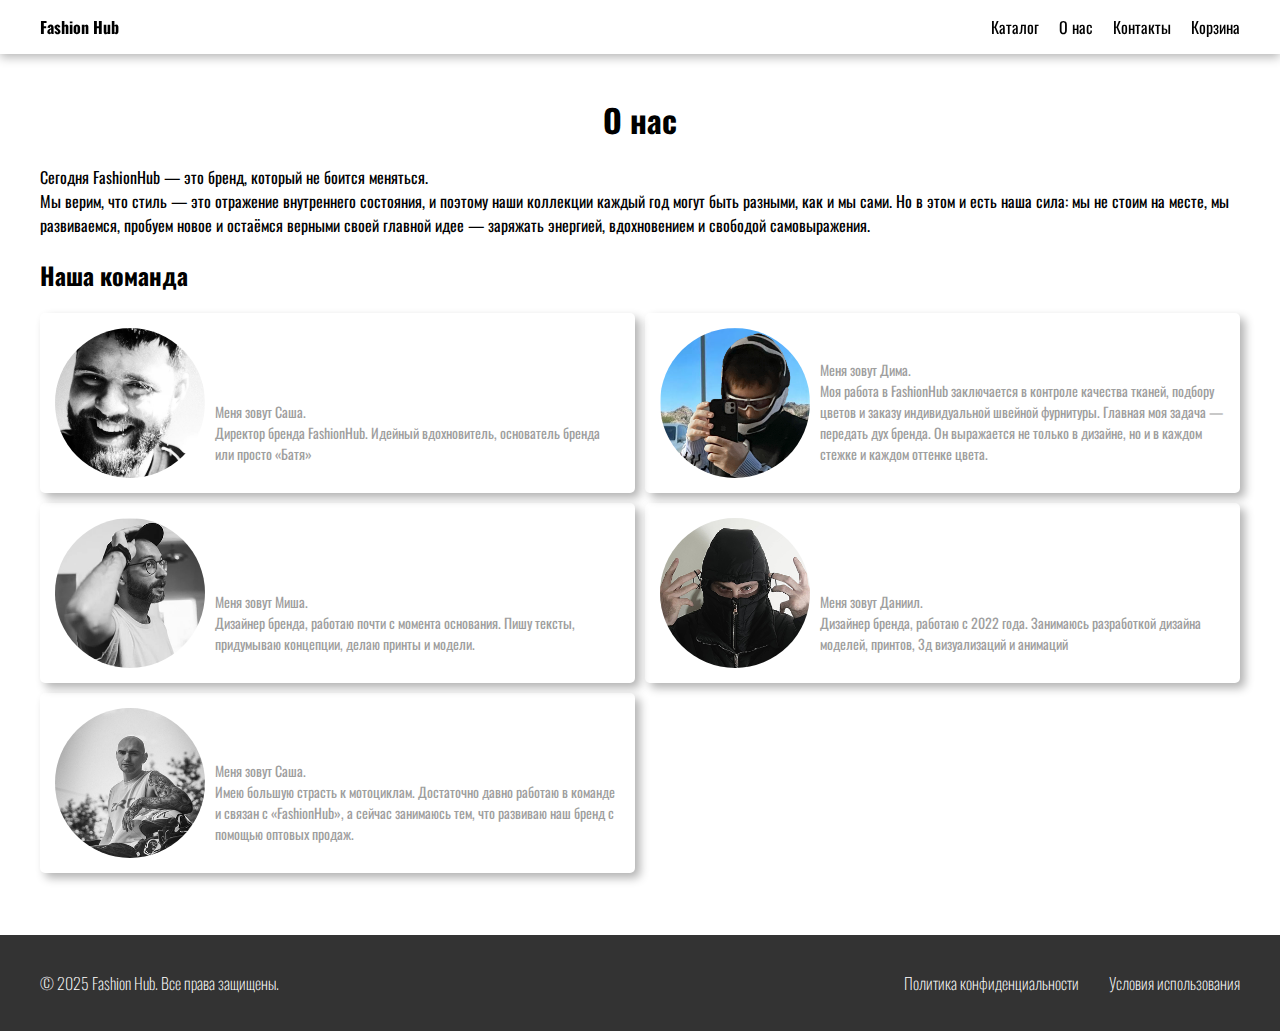
<file: about.html>
<!DOCTYPE html>
<html lang="en">

<head>
    <meta charset="UTF-8">
    <meta name="viewport" content="width=device-width, initial-scale=1.0">
    <title>Document</title>
    <link rel="stylesheet" href="style.css">
</head>

<body>
    <div class="container">
        <header>

            <nav class="navigation">
                <ul class="header_nav">
                    <li class="logo"><a href="index.html">Fashion Hub</a></li>
                    <li class="header_links"><a href="catalog.html">Каталог</a></li>
                    <li class="header_links"><a href="about.html">О нас</a></li>
                    <li class="header_links"><a href="contacts.html">Контакты</a></li>
                    <li class="header_links"><a href="cart.html">Корзина</a></li>
                </ul>
            </nav>

        </header>

        <main class="about">
            <h1 class="about_title">О нас</h1>

            <p class="about_text">Сегодня FashionHub — это бренд, который не боится меняться. <br>
                Мы верим, что стиль — это отражение внутреннего состояния, и поэтому
                наши коллекции каждый год могут быть разными, как и мы сами. Но в этом и есть наша сила: мы не стоим на
                месте, мы развиваемся, пробуем новое и остаёмся верными своей главной идее — заряжать энергией,
                вдохновением и свободой самовыражения.
            </p>

            <h2>Наша команда</h2>

            <div class="team">
                <div class="team_card">
                    <img width="150px" src="images/mask-group-1.png" alt="">
                    <p>Меня зовут Саша. <br> Директор бренда FashionHub. Идейный вдохновитель,
                        основатель бренда или просто «Батя»</p>
                </div>
                <div class="team_card">
                    <img width="150px" src="images/mask-group-2.png" alt="">
                    <p>Меня зовут Дима. <br> Моя работа в FashionHub заключается в контроле качества тканей,
                        подбору цветов и заказу индивидуальной швейной
                        фурнитуры. Главная моя задача — передать дух бренда. Он
                        выражается не только в дизайне, но и в каждом стежке и каждом оттенке цвета.</p>
                </div>
                <div class="team_card">
                    <img width="150px" src="images/mask-group-3.png" alt="">
                    <p>Меня зовут Миша. <br> Дизайнер бренда, работаю почти с момента основания. Пишу тексты, придумываю
                        концепции, делаю принты и модели.</p>
                </div>
                <div class="team_card">
                    <img width="150px" src="images/mask-group-4.png" alt="">
                    <p>Меня зовут Даниил. <br> Дизайнер бренда, работаю с 2022 года. Занимаюсь разработкой дизайна
                        моделей, принтов, 3д визуализаций и анимаций</p>
                </div>
                <div class="team_card">
                    <img width="150px" src="images/mask-group-5.png" alt="">
                    <p>Меня зовут Саша. <br> Имею большую страсть к мотоциклам. Достаточно давно работаю в команде и
                        связан с «FashionHub», а сейчас занимаюсь тем, что развиваю наш бренд с помощью оптовых продаж.
                    </p>
                </div>
            </div>
        </main>


    </div>
    <footer>
        <div class="footer_wrapper">
            <p>© 2025 Fashion Hub. Все права защищены.</p>

            <nav>
                <ul class="footer_list">
                    <li><a class="footer_links" href="">Политика конфиденциальности</a></li>
                    <li><a class="footer_links" href="">Условия использования</a></li>
                </ul>
            </nav>
        </div>
    </footer>
</body>

</html>
</file>
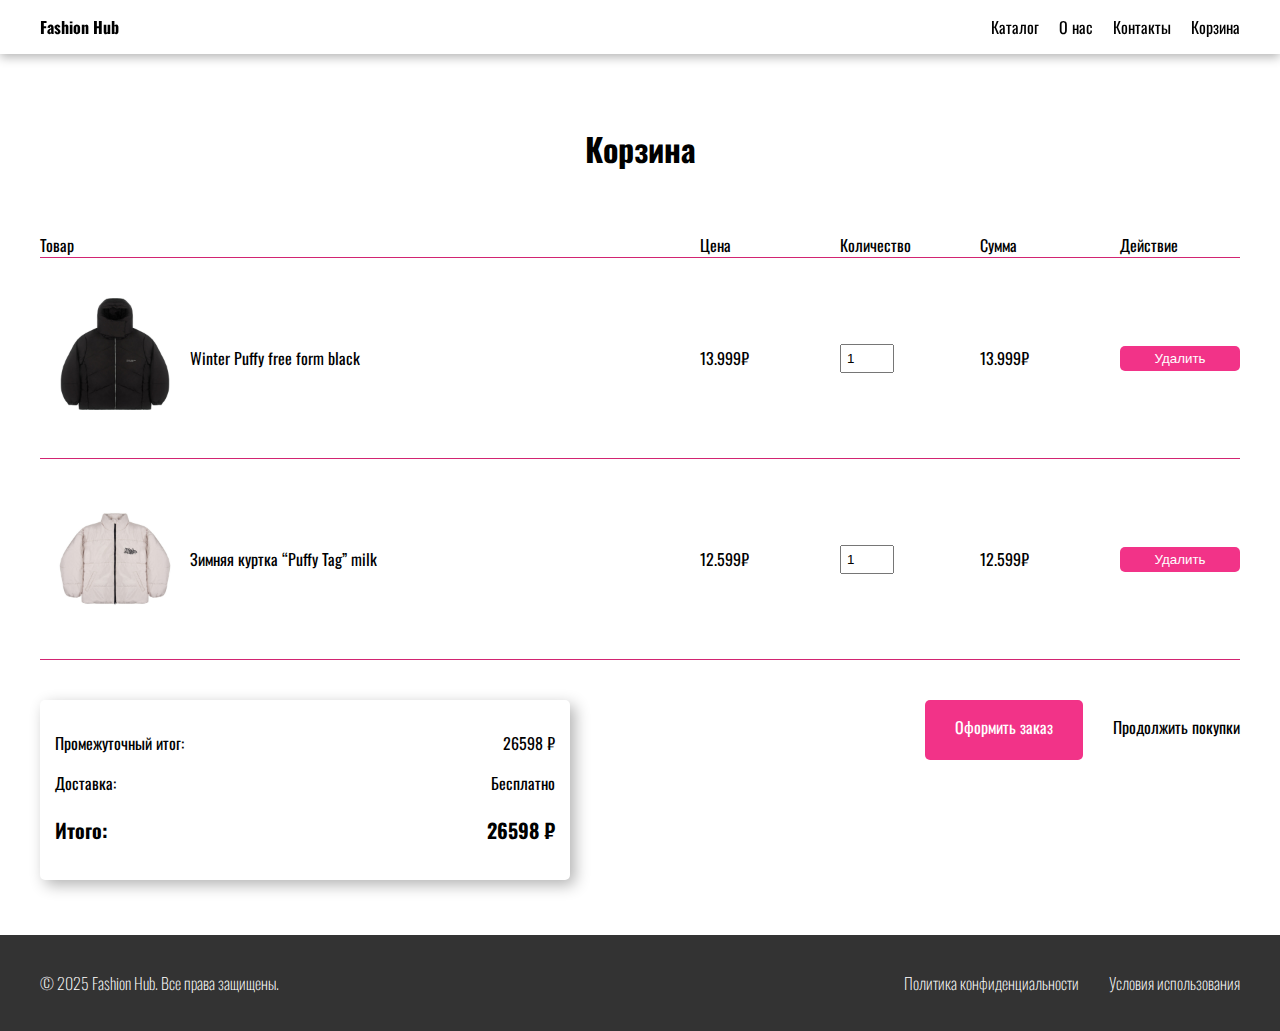
<file: cart.html>
<!DOCTYPE html>
<html lang="en">

<head>
    <meta charset="UTF-8">
    <meta name="viewport" content="width=device-width, initial-scale=1.0">
    <title>Document</title>
    <link rel="stylesheet" href="style.css">
</head>

<body>
    <div class="container">
        <header>

            <nav class="navigation">
                <ul class="header_nav">
                    <li class="logo"><a href="index.html">Fashion Hub</a></li>
                    <li class="header_links"><a href="catalog.html">Каталог</a></li>
                    <li class="header_links"><a href="about.html">О нас</a></li>
                    <li class="header_links"><a href="contacts.html">Контакты</a></li>
                    <li class="header_links"><a href="cart.html">Корзина</a></li>
                </ul>
            </nav>

        </header>

        <main>

            <h1 class="cart_title">Корзина</h1>
            <div class="cart_wrapper">
                <div class="cart_nav">
                    <span>Товар</span>
                    <span>Цена</span>
                    <span>Количество</span>
                    <span>Сумма</span>
                    <span>Действие</span>
                </div>

                <div class="cart_first">
                    <a class="cart_product" href="product.html">
                        <img width="150px" src="images/Winter Puffy free form black.jpg" alt="">
                        <span>Winter Puffy free form black</span>
                    </a>
                    <span>13.999₽</span>
                    <input type="number" value="1" min="1">
                    <span>13.999₽</span>
                    <button class="delete_btn">Удалить</button>
                </div>

                <div class="cart_first">
                    <a class="cart_product" href="product.html">
                        <img width="150px" src="images/Зимняя куртка “Puffy Tag” milk.jpg" alt="">
                        <span>Зимняя куртка “Puffy Tag” milk</span>
                    </a>
                    <span>12.599₽</span>
                    <input type="number" value="1" min="1">
                    <span>12.599₽</span>
                    <button class="delete_btn">Удалить</button>
                </div>
            </div>

            <section class="order">
                <div class="order_left">
                    <p>Промежуточный итог: <span>26598 ₽</span></p>
                    <p>Доставка: <span>Бесплатно</span></p>
                    <p class="full">Итого: <span>26598 ₽</span></p>
                </div>

                <div class="order_right">
                    <a href="checkout.html" class="left_btn">Оформить заказ</a>
                    <a href="catalog.html" class="right_btn">Продолжить покупки</a>
                </div>
            </section>
        </main>

    </div>


    <footer>
        <div class="footer_wrapper">
            <p>© 2025 Fashion Hub. Все права защищены.</p>

            <nav>
                <ul class="footer_list">
                    <li><a class="footer_links" href="">Политика конфиденциальности</a></li>
                    <li><a class="footer_links" href="">Условия использования</a></li>
                </ul>
            </nav>
        </div>
    </footer>
</body>

</html>
</file>
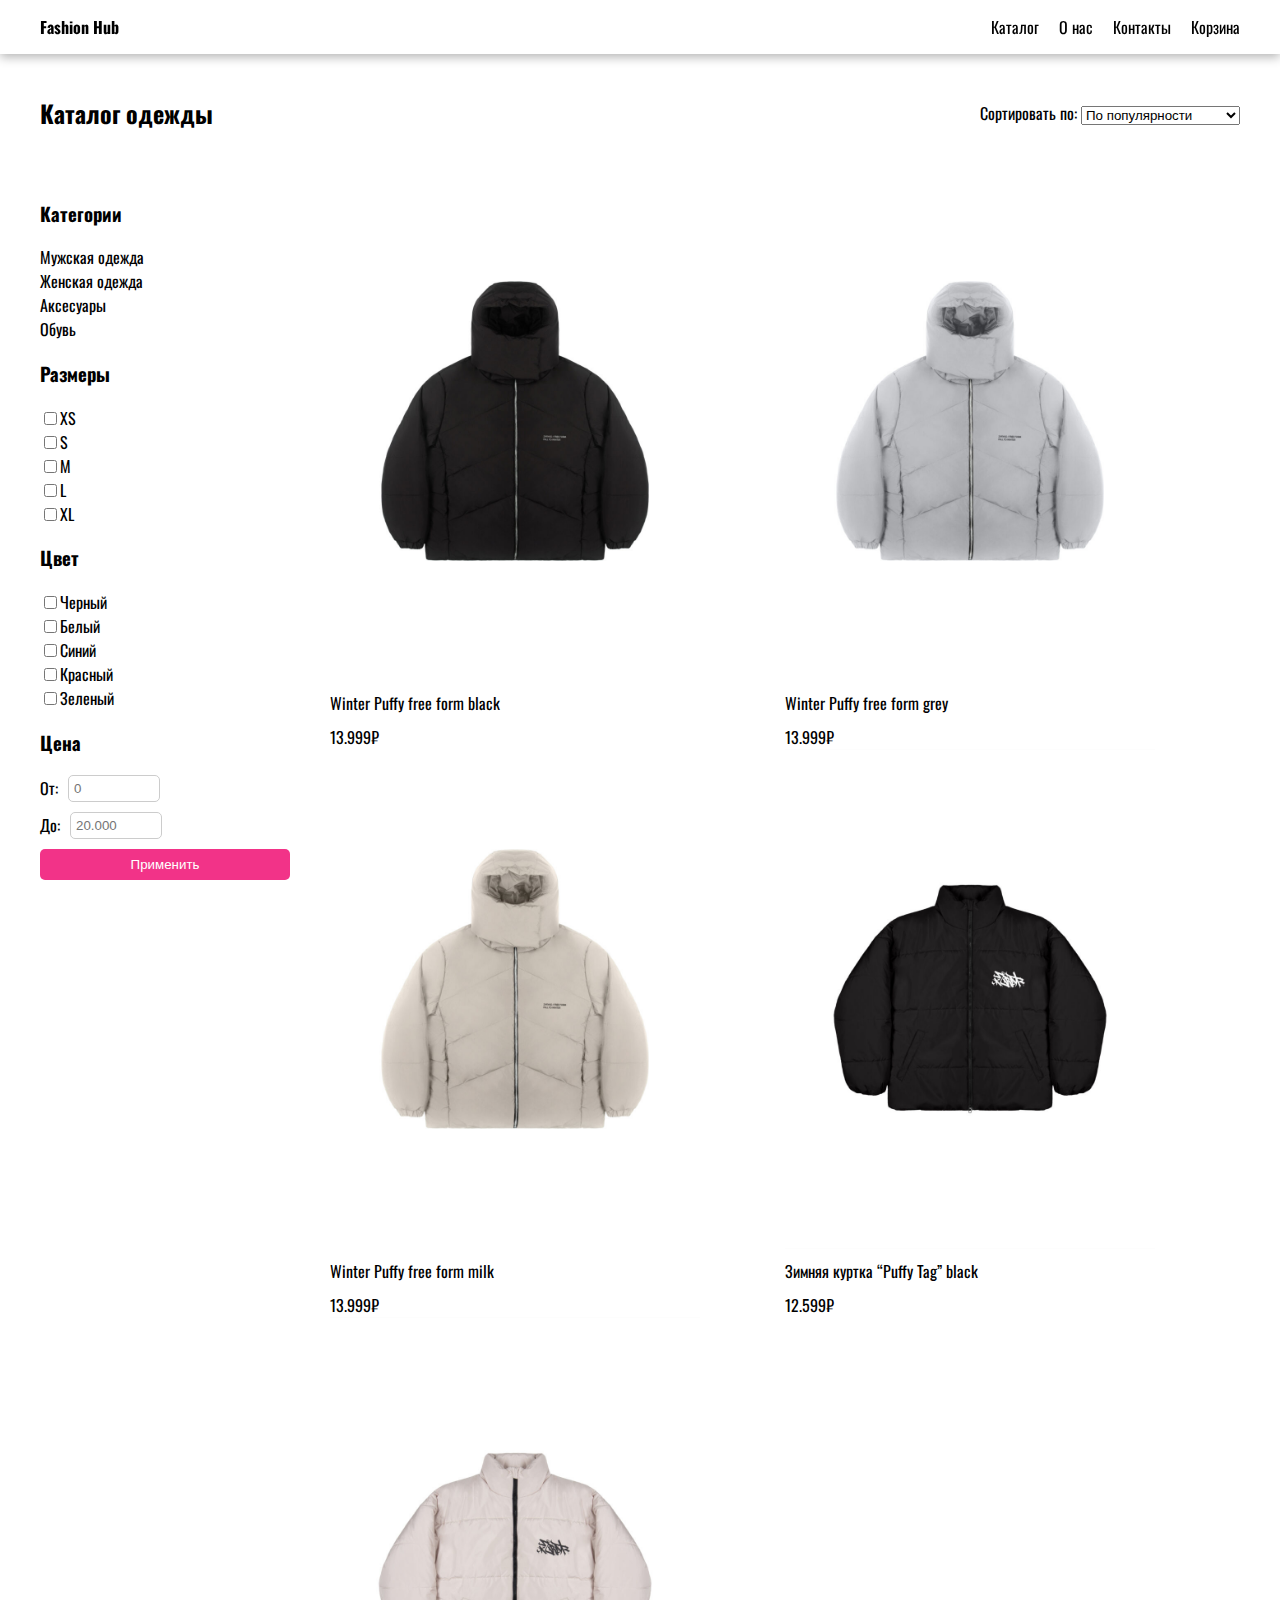
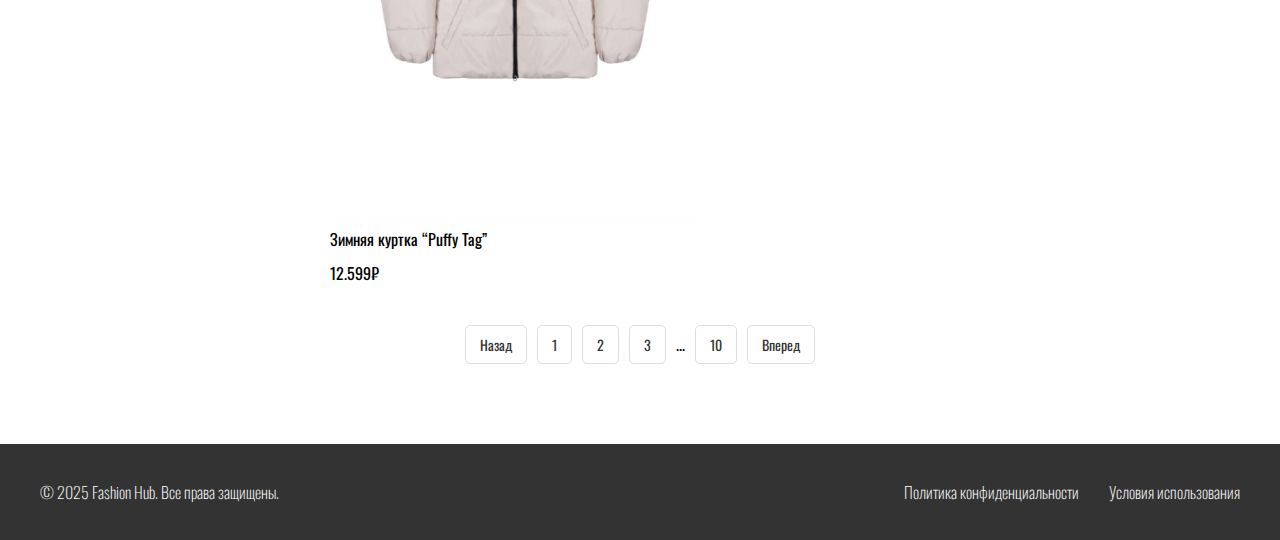
<file: catalog.html>
<!DOCTYPE html>
<html lang="en">

<head>
    <meta charset="UTF-8">
    <meta name="viewport" content="width=device-width, initial-scale=1.0">
    <title>Document</title>
    <link rel="stylesheet" href="style.css">
</head>

<body>
    <div class="container">
        <header>

            <nav class="navigation">
                <ul class="header_nav">
                    <li class="logo"><a href="index.html">Fashion Hub</a></li>
                    <li class="header_links"><a href="catalog.html">Каталог</a></li>
                    <li class="header_links"><a href="about.html">О нас</a></li>
                    <li class="header_links"><a href="contacts.html">Контакты</a></li>
                    <li class="header_links"><a href="cart.html">Корзина</a></li>
                </ul>
            </nav>

        </header>

        <main>
            <section class="catalog">

                <div class="catalog_header">
                    <h2>Каталог одежды</h2>

                    <div class="catalog_sort">
                        <label for="sort">Сортировать по:</label>
                        <select name="sort" id="sort">
                            <option value="По популярности">По популярности</option>
                            <option value="По возрастанию цены">По возрастанию цены</option>
                            <option value="По убыванию цены">По убыванию цены</option>
                        </select>
                    </div>

                </div>

                <div class="catalog_layout">

                    <aside class="filters">
                        <h3>Категории</h3>
                        <ul class="filter_list">
                            <li><a href="#">Мужская одежда</a></li>
                            <li><a href="#">Женская одежда</a></li>
                            <li><a href="#">Аксесуары</a></li>
                            <li><a href="#">Обувь</a></li>
                        </ul>

                        <h3>Размеры</h3>
                        <ul class="filter_list">
                            <li><label><input type="checkbox">XS</label></li>
                            <li><label><input type="checkbox">S</label></li>
                            <li><label><input type="checkbox">M</label></li>
                            <li><label><input type="checkbox">L</label></li>
                            <li><label><input type="checkbox">XL</label></li>
                        </ul>

                        <h3>Цвет</h3>
                        <ul class="filter_list">
                            <li><label><input type="checkbox">Черный</label></li>
                            <li><label><input type="checkbox">Белый</label></li>
                            <li><label><input type="checkbox">Синий</label></li>
                            <li><label><input type="checkbox">Красный</label></li>
                            <li><label><input type="checkbox">Зеленый</label></li>
                        </ul>

                        <h3>Цена</h3>
                        <form action="/process_form" class="price_filter">
                            <div class="price_row">
                                <label for="number">От:</label>
                                <input type="number" id="number" placeholder="0">
                            </div>

                            <div class="price_row">
                                <label for="number">До:</label>
                                <input type="number" id="number" placeholder="20.000">
                            </div>

                            <button type="submit" class="btn_filter">Применить</button>
                        </form>

                    </aside>

                    <div class="products">
                        <div class="product_card">
                            <a class="product_card_link" href="product.html">
                                <div class="product_images">
                                    <img class="front" width="400" src="images/Winter Puffy free form black.jpg" alt="">
                                    <img class="back" width="400" src="images/Winter Puffy free form black BACK.jpg"
                                        alt="">
                                </div>
                                <figcaption>Winter Puffy free form black</figcaption>
                                <span>13.999₽</span>
                            </a>
                        </div>
                        <div class="product_card">
                            <a class="product_card_link" href="product.html">
                                <div class="product_images">
                                    <img class="front" width="400" src="images/Winter Puffy free form grey.jpg" alt="">
                                    <img class="back" width="400" src="images/Winter Puffy free form grey BACK.jpg"
                                        alt="">
                                </div>
                                <figcaption>Winter Puffy free form grey</figcaption>
                                <span>13.999₽</span>
                            </a>
                        </div>
                        <div class="product_card">
                            <a class="product_card_link" href="product.html">
                                <div class="product_images">
                                    <img class="front" width="400" src="images/Winter Puffy free form milk.jpg" alt="">
                                    <img class="back" width="400" src="images/Winter Puffy free form milk BACK.jpg"
                                        alt="">
                                </div>
                                <figcaption>Winter Puffy free form milk</figcaption>
                                <span>13.999₽</span>
                            </a>
                        </div>
                        <div class="product_card">
                            <a class="product_card_link" href="product.html">
                                <div class="product_images">
                                    <img class="front" width="400" src="images/Зимняя куртка “Puffy Tag” black.jpg"
                                        alt="">
                                    <img class="back" width="400" src="images/Зимняя куртка “Puffy Tag” black BACK.jpg"
                                        alt="">
                                </div>
                                <figcaption>Зимняя куртка “Puffy Tag” black</figcaption>
                                <span>12.599₽</span>
                            </a>
                        </div>
                        <div class="product_card">
                            <a class="product_card_link" href="product.html">
                                <div class="product_images">
                                    <img class="front" width="400" src="images/Зимняя куртка “Puffy Tag” milk.jpg"
                                        alt="">
                                    <img class="back" width="400" src="images/Зимняя куртка “Puffy Tag” milk BACK.jpg"
                                        alt="">
                                </div>
                                <figcaption>Зимняя куртка “Puffy Tag”</figcaption>
                                <span>12.599₽</span>
                            </a>
                        </div>
                    </div>

                </div>

                <div class="pagination">
                    <a href="" class="page_btn">Назад</a>
                    <a href="" class="page_btn">1</a>
                    <a href="" class="page_btn">2</a>
                    <a href="" class="page_btn">3</a>
                    <span class="dots">...</span>
                    <a href="" class="page_btn">10</a>
                    <a href="" class="page_btn">Вперед</a>
                </div>

            </section>
        </main>

    </div>

    <footer>
        <div class="footer_wrapper">
            <p>© 2025 Fashion Hub. Все права защищены.</p>

            <nav>
                <ul class="footer_list">
                    <li><a class="footer_links" href="">Политика конфиденциальности</a></li>
                    <li><a class="footer_links" href="">Условия использования</a></li>
                </ul>
            </nav>
        </div>
    </footer>
</body>

</html>
</file>
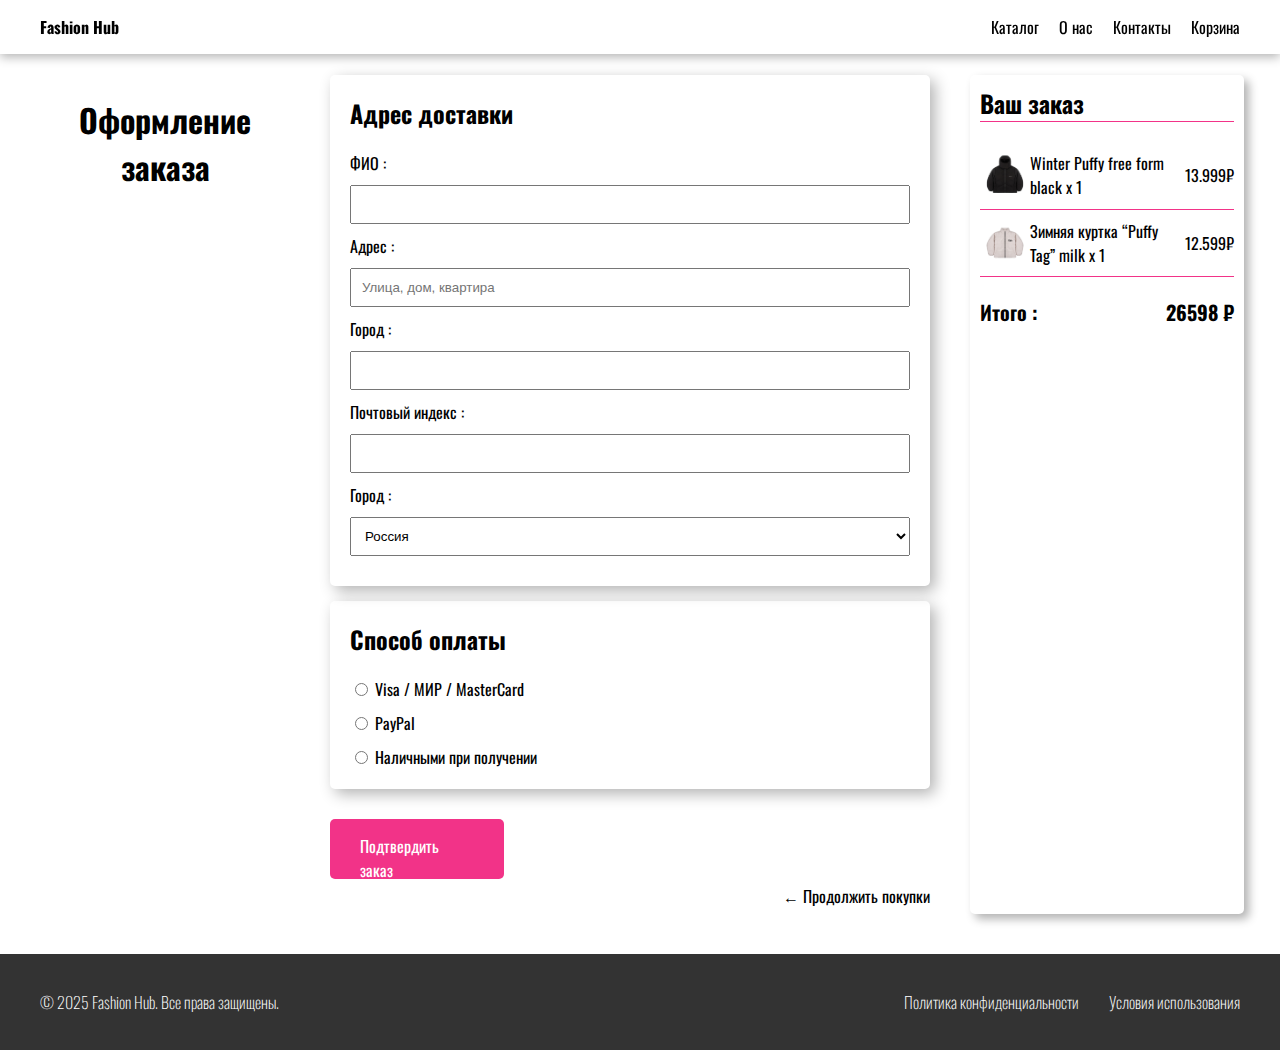
<file: checkout.html>
<!DOCTYPE html>
<html lang="en">

<head>
    <meta charset="UTF-8">
    <meta name="viewport" content="width=device-width, initial-scale=1.0">
    <title>Document</title>
    <link rel="stylesheet" href="style.css">
</head>

<body>
    <div class="container">
        <header>

            <nav class="navigation">
                <ul class="header_nav">
                    <li class="logo"><a href="index.html">Fashion Hub</a></li>
                    <li class="header_links"><a href="catalog.html">Каталог</a></li>
                    <li class="header_links"><a href="about.html">О нас</a></li>
                    <li class="header_links"><a href="contacts.html">Контакты</a></li>
                    <li class="header_links"><a href="cart.html">Корзина</a></li>
                </ul>
            </nav>

        </header>

        <main class="checkout">
            <div class="checkout_left">
                <h1 class="checkout_title">Оформление заказа</h1>
            </div>

            <div class="checkout_middle">
                <div class="address">
                    <h2 class="title_address">Адрес доставки</h2>

                    <form action="" class="form_address">
                        <div class="address_group">
                            <label for="name">ФИО :</label>
                            <input type="text" name="name" id="name">
                        </div>
                        <div class="address_group">
                            <label for="address">Адрес :</label>
                            <input type="text" name="address" id="address" placeholder="Улица, дом, квартира">
                        </div>
                        <div class="address_group">
                            <label for="city">Город :</label>
                            <input type="text" name="city" id="city">
                        </div>
                        <div class="address_group">
                            <label for="post">Почтовый индекс :</label>
                            <input type="text" name="post" id="post">
                        </div>
                        <div class="address_group">
                            <label for="country">Город :</label>
                            <select name="country" id="country">
                                <option value="russia">Россия</option>
                                <option value="belarus">Беларусь</option>
                                <option value="kazahstan">Казахстан</option>
                            </select>
                        </div>
                    </form>
                </div>

                <div class="payment">
                    <h2 class="payment_title">Способ оплаты</h2>

                    <form action="" class="payment_form">
                        <label for="card">
                            <input type="radio" name="payment" id="card">
                            Visa / МИР / MasterCard
                        </label>

                        <label for="paypal">
                            <input type="radio" name="payment" id="paypal">
                            PayPal
                        </label>

                        <label for="cash">
                            <input type="radio" name="payment" id="cash">
                            Наличными при получении
                        </label>
                    </form>
                </div>

                <div class="checkout_button">
                    <a href="checkout.html" class="checkout_btn">Подтвердить заказ</a>
                    <a href="catalog.html" class="right_btn checkout_btn_right">← Продолжить покупки</a>
                </div>
            </div>

            <div class="checkout_right">
                <h2 class="right_title">Ваш заказ</h2>

                <div class="checkout_card">
                    <a class="cart_product" href="product.html">
                        <img width="50px" src="images/Winter Puffy free form black.jpg" alt="">
                        <span>Winter Puffy free form black x 1</span>
                    </a>
                    <span>13.999₽</span>
                </div>

                <div class="checkout_card">
                    <a class="cart_product" href="product.html">
                        <img width="50px" src="images/Зимняя куртка “Puffy Tag” milk.jpg" alt="">
                        <span>Зимняя куртка “Puffy Tag” milk x 1</span>
                    </a>
                    <span>12.599₽</span>
                </div>

                <div class="checout_price">
                    <p>Итого : <span>26598 ₽</span></p>
                </div>
            </div>
        </main>


    </div>

    <footer>
        <div class="footer_wrapper">
            <p>© 2025 Fashion Hub. Все права защищены.</p>

            <nav>
                <ul class="footer_list">
                    <li><a class="footer_links" href="">Политика конфиденциальности</a></li>
                    <li><a class="footer_links" href="">Условия использования</a></li>
                </ul>
            </nav>
        </div>
    </footer>
</body>

</html>
</file>
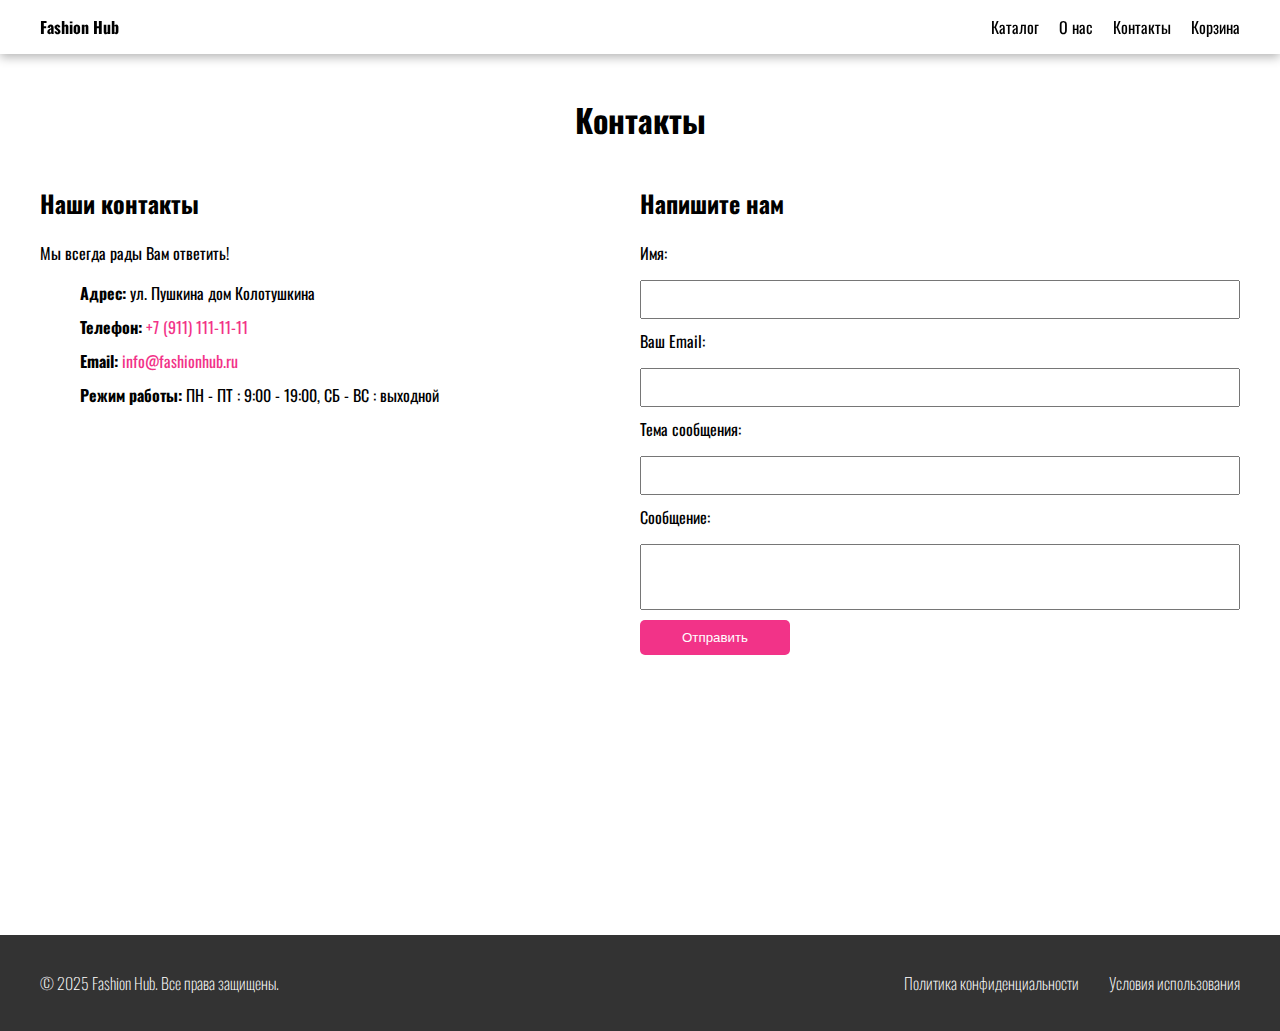
<file: contacts.html>
<!DOCTYPE html>
<html lang="en">

<head>
    <meta charset="UTF-8">
    <meta name="viewport" content="width=device-width, initial-scale=1.0">
    <title>Document</title>
    <link rel="stylesheet" href="style.css">
</head>

<body>
    <div class="container">
        <header>

            <nav class="navigation">
                <ul class="header_nav">
                    <li class="logo"><a href="index.html">Fashion Hub</a></li>
                    <li class="header_links"><a href="catalog.html">Каталог</a></li>
                    <li class="header_links"><a href="about.html">О нас</a></li>
                    <li class="header_links"><a href="contacts.html">Контакты</a></li>
                    <li class="header_links"><a href="cart.html">Корзина</a></li>
                </ul>
            </nav>

        </header>

        <main class="contacts">
            <h1 class="contacts_title">Контакты</h1>

            <div class="contacts_wrapper">
                <div class="left_contacts">
                    <h2>Наши контакты</h2>
                    <p>Мы всегда рады Вам ответить!</p>
                    <ul class="contacts_list">
                        <li><b>Адрес:</b> ул. Пушкина дом Колотушкина</li>
                        <li><b>Телефон:</b> <a class="contacts_link" href="tel:+79111111111">+7 (911) 111-11-11</a></li>
                        <li><b>Email:</b> <a class="contacts_link"
                                href="mailto:info@fashionhub.ru">info@fashionhub.ru</a></li>
                        <li><b>Режим работы:</b> ПН - ПТ : 9:00 - 19:00, СБ - ВС : выходной</li>
                    </ul>
                </div>

                <div class="right_contacts">
                    <h2>Напишите нам</h2>

                    <form action="" class="form_contacts">
                        <div class="contacts_group">
                            <label for="name">Имя:</label>
                            <input type="text" name="name" id="name">
                        </div>
                        <div class="contacts_group">
                            <label for="email">Ваш Email:</label>
                            <input type="email" name="email" id="email">
                        </div>
                        <div class="contacts_group">
                            <label for="theme">Тема сообщения:</label>
                            <input type="text" name="theme" id="theme">
                        </div>
                        <div class="contacts_group">
                            <label for="message">Сообщение:</label>
                            <textarea rows="4" name="message" id="message"></textarea>
                        </div>

                        <div class="contacts_group">
                            <input class="message_btn" type="submit" value="Отправить">
                        </div>
                    </form>
                </div>
            </div>
        </main>
    </div>
    <footer>
        <div class="footer_wrapper">
            <p>© 2025 Fashion Hub. Все права защищены.</p>

            <nav>
                <ul class="footer_list">
                    <li><a class="footer_links" href="">Политика конфиденциальности</a></li>
                    <li><a class="footer_links" href="">Условия использования</a></li>
                </ul>
            </nav>
        </div>
    </footer>
</body>

</html>
</file>
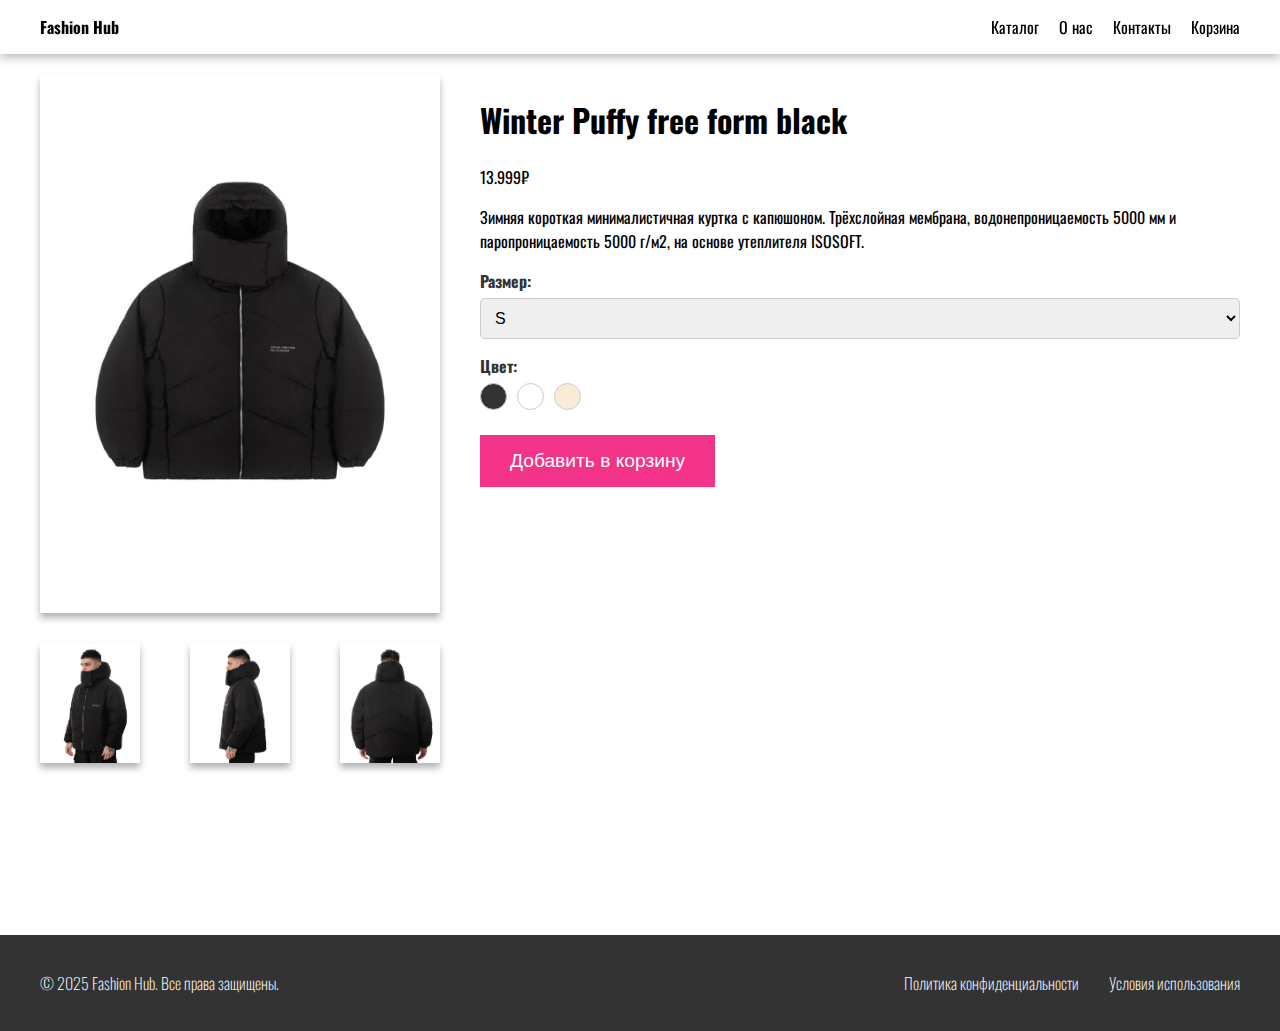
<file: product.html>
<!DOCTYPE html>
<html lang="en">

<head>
    <meta charset="UTF-8">
    <meta name="viewport" content="width=device-width, initial-scale=1.0">
    <title>Document</title>
    <link rel="stylesheet" href="style.css">
</head>

<body>
    <div class="container">
        <header>

            <nav class="navigation">
                <ul class="header_nav">
                    <li class="logo"><a href="index.html">Fashion Hub</a></li>
                    <li class="header_links"><a href="catalog.html">Каталог</a></li>
                    <li class="header_links"><a href="about.html">О нас</a></li>
                    <li class="header_links"><a href="contacts.html">Контакты</a></li>
                    <li class="header_links"><a href="cart.html">Корзина</a></li>
                </ul>
            </nav>

        </header>

        <main>
            <div class="product_details">
                <div class="details_images">
                    <div class="details_main_images">
                        <img width="400" src="images/Winter Puffy free form black.jpg" alt="">
                    </div>

                    <div class="detail_thumb_images">
                        <img width="100" height="120" src="images/d1.jpg" alt="">
                        <img width="100" height="120" src="images/d2.jpg" alt="">
                        <img width="100" height="120" src="images/d3.jpg" alt="">
                    </div>
                </div>
                <div class="details_info">
                    <h1 class="details_title">Winter Puffy free form black</h1>

                    <span>13.999₽</span>

                    <p class="details_text">Зимняя короткая минималистичная куртка с капюшоном. Трёхслойная мембрана,
                        водонепроницаемость 5000 мм и паропроницаемость 5000 г/м2, на основе утеплителя ISOSOFT.
                    </p>

                    <form class="product-details__options">
                        <div class="form-group">
                            <label for="size">Размер:</label>
                            <select id="size">
                                <option value="S">S</option>
                                <option value="M">M</option>
                                <option value="L">L</option>
                                <option value="XL">XL</option>
                            </select>
                        </div>
                        <div class="form-group">
                            <label for="color">Цвет:</label>
                            <div class="color-options">
                                <label>
                                    <input type="radio" name="color" value="коричневый">
                                    <span class="color-option color-option--black"></span>
                                </label>
                                <label>
                                    <input type="radio" name="color" value="белый">
                                    <span class="color-option color-option--white"></span>
                                </label>
                                <label>
                                    <input type="radio" name="color" value="черный">
                                    <span class="color-option color-option--milk"></span>
                                </label>
                            </div>
                        </div>
                        <button type="submit" class="button button--primary button--large">Добавить в корзину</button>
                    </form>

                </div>
            </div>
        </main>


    </div>

    <footer>
        <div class="footer_wrapper">
            <p>© 2025 Fashion Hub. Все права защищены.</p>

            <nav>
                <ul class="footer_list">
                    <li><a class="footer_links" href="">Политика конфиденциальности</a></li>
                    <li><a class="footer_links" href="">Условия использования</a></li>
                </ul>
            </nav>
        </div>
    </footer>
</body>

</html>
</file>
<file: style.css>
@import url('https://fonts.googleapis.com/css2?family=Oswald:wght@200..700&family=Roboto+Mono:ital,wght@0,100..700;1,100..700&display=swap');


html {
    height: 100%;
}

body {
    font-family: "Oswald", sans-serif;
    margin: 0;
    padding: 0;
    background-color: white;
    color: black;
    padding-top: 35px;
}

.container {
    width: 100%;
    max-width: 1200px;
    margin: 0 auto;
    padding: 0 15px;
    min-height: 100vh;
    display: flex;
    flex-direction: column;
}

/* --------------- Навигация --------------- */

.navigation {
    background: white;
    width: 100vw;
    position: fixed;
    top: 0;
    left: 50%;
    right: 50%;
    margin-left: -50vw;
    margin-right: -50vw;
    padding: 15px 0;
    box-shadow: 0 3px 10px rgba(0, 0, 0, 0.3);
    z-index: 9999;
}

.header_nav {
    max-width: 1200px;
    margin: 0 auto;
    padding: 0 15px;
    display: flex;
    align-items: center;
    list-style: none;
    gap: 20px;
}

.logo {
    margin-right: auto;
    font-weight: 700;
}

.logo a {
    text-decoration: none;
    color: black;
}

.header_links a {
    text-decoration: none;
    color: black;
}

.header_links a:hover {
    color: #f23388;
    transition: 0.3s;
}

/* --------------- Секция зимняя коллекция --------------- */

.winter_collection {
    height: 600px;
    background-color: aliceblue;
    width: 100vw;
    position: relative;
    left: 50%;
    right: 50%;
    margin-left: -50vw;
    margin-right: -50vw;
    top: 0;
}

.winter_wrapper {
    height: 600px;
    max-width: 1200px;
    margin: 0 auto;
    padding: 0 15px;
    display: flex;
    justify-content: space-between;
    align-items: center;
}

.promo_image {
    height: 400px;
    width: 600px;
}

.winter_title {
    font-size: 50px;
}

.winter_text {
    font-size: 23px;
    font-weight: 300;
    margin-bottom: 60px;
}

.winter_btn {
    text-decoration: none;
    background-color: #f23388;
    padding: 10px 20px;
    border-radius: 5px;
    color: white;
    font-size: 17px;
    transition: 0.3s ease-in-out;
}

.winter_btn:hover {
    background-color: #d22472;
}

/* --------------- Секция зимний каталог на главной --------------- */

.main_catalog_title {
    text-align: center;
}

.product_card {
    width: 370px;
}

.product_card_link {
    text-decoration: none;
    display: block;
}

.product_images {
    position: relative;
    overflow: hidden;
    width: 370px;
    height: 500px;
}

.product_images img {
    position: absolute;
    top: 0;
    left: 0;
    width: 100%;
    height: 100%;
    transition: 0.5s ease;
}

.product_card .back {
    opacity: 0;
}

.product_card:hover .back {
    opacity: 1;
}

.product_card:hover .front {
    opacity: 0;
}

.product_card figcaption, .product_card span {
    display: block;
    margin-top: 10px;
    color: black;
}

.product_card_wrapper {
    display: flex;
    flex-wrap: wrap;
    gap: 45px;
}

.winter_catalog_btn {
    display: block;
    margin: 0 auto;
    width: 100px;
    text-decoration: none;
    background-color: #f23388;
    padding: 12px 30px;
    border-radius: 5px;
    color: white;
    font-size: 17px;
    transition: 0.3s ease-in-out;
    margin-top: 40px;
    text-align: center;
}

.winter_catalog_btn:hover {
    background-color: #d22472;
}

/* --------------- Секция популярный товар --------------- */

.popular_item {
    margin-top: 50px;
}

/* --------------- Секция скидка --------------- */

.sale {
    margin-top: 50px;
    height: 600px;
    background-color: aliceblue;
    width: 100vw;
    position: relative;
    left: 50%;
    right: 50%;
    margin-left: -50vw;
    margin-right: -50vw;
    top: 0;
    display: flex;
    justify-content: center;
    align-items: center;
}

.sale_banner {
    margin: 0 auto;
    width: 875px;
    height: 317px;
    display: flex;
    justify-content: space-between;
    align-items: center;
    padding: 30px;
    box-shadow: 5px 5px 5px rgba(0, 0, 0, 0.3);
    border-radius: 5px;
    background-color: white;
}

.sale_title {
    font-size: 24px;
}

.sale_text {
    font-size: 15px;
}

.sale_form input {
    width: 65%;
    padding: 8px;
    margin-bottom: 10px;
    border: 1px solid #ccc;
    border-radius: 3px;
}

.sale_form button {
    background-color: #f23388;
    color: white;
    padding: 10px 20px;
    border: none;
    border-radius: 5px;
    cursor: pointer;
    transition: 0.3s ease-in-out;
}

.sale_form button:hover {
    background-color: #d22472;
}

/* --------------- Подвал --------------- */

footer {
    background-color: rgb(51, 51, 51);
    width: 100%;
    padding: 20px 0;
    text-align: center;
    color: white;
}

.footer_wrapper {
    display: flex;
    justify-content: space-between;
    align-items: center;
    max-width: 1200px;
    margin: 0 auto;
    color: white;
}

.footer_list {
    display: flex;
    gap: 30px;
    margin: 0;
    padding: 0;
}

.footer_list li {
    list-style: none;
}

.footer_links {
    font-weight: 200;
    text-decoration: none;
    color: white;
    transition: .3s;
}

.footer_links:hover {
    color: #f23388;
}

.footer_wrapper p {
    font-weight: 200;
}

/* --------------- Каталог --------------- */

.catalog {
    padding: 40px 0;
}

/* --------------- Каталог верх с заголовком --------------- */

.catalog_header {
    display: flex;
    justify-content: space-between;
    align-items: center;
    margin-bottom: 30px;
}

/* --------------- Каталог левая колонка с фильтрами --------------- */

.catalog_layout {
    display: grid;
    grid-template-columns: 250px 1fr;
    gap: 40px;
}

.filter_list {
    list-style: none;
    padding: 0;
    margin: 10px 0;
}

.filter_list a {
    text-decoration: none;
    color: black;
    transition: .2s;
}

.filter_list a:hover {
    color: #f23388;
}

.price_filter {
    display: flex;
    flex-direction: column;
    gap: 10px;
    margin-top: 15px;
}

.price_row {
    display: flex;
    align-items: center;
    gap: 10px;
}

.price_row input {
    width: 80px;
    padding: 5px;
    border: 1px solid #ccc;
    border-radius: 5px;
}

.btn_filter {
    background-color: #f23388;
    color: white;
    padding: 8px 10px;
    border: none;
    border-radius: 5px;
    cursor: pointer;
    transition: .3s;
}

.btn_filter:hover {
    background-color: #d22472;
}

/* --------------- Каталог карточки --------------- */

.products {
    display: grid;
    grid-template-columns: repeat(auto-fill, minmax(445px, 1fr));
}

/* --------------- Каталог пагинация --------------- */

.pagination {
    display: flex;
    justify-content: center;
    align-items: center;
    gap: 10px;
    margin: 40px 0;
}

.page_btn {
    padding: 8px 14px;
    border: 1px solid #ddd;
    text-decoration: none;
    color: #333;
    border-radius: 5px;
    transition: .3s;
    font-size: 14px;
}

.page_btn:hover {
    background-color: #f23388;
    color: white;
}

/* --------------- Продукт левая часть --------------- */

.product_details {
    padding: 40px 0;
    display: flex;
    gap: 40px;
}

.details_main_images {
    box-shadow: 0 5px 7px rgba(0, 0, 0, 0.3);
    display: block;
    width: 400px;
    margin-bottom: 30px;
}

.detail_thumb_images img {
    box-shadow: 0 5px 7px rgba(0, 0, 0, 0.3);
    width: 100px;
}

.detail_thumb_images {
    display: flex;
    gap: 50px;
}

/* --------------- Продукт правая часть --------------- */

.details_size {
    display: flex;
    flex-direction: column;
}

.product-details__options .form-group {
    margin-bottom: 15px;
}

.product-details__options label {
    display: block;
    margin-bottom: 5px;
    font-weight: bold;
    color: #333;
}

.product-details__options select {
    padding: 10px;
    border: 1px solid #ccc;
    border-radius: 5px;
    width: 100%;
    font-size: 1em;
}

.product-details__options .form-group {
    margin-bottom: 15px;
}

.product-details__options label {
    display: block;
    margin-bottom: 5px;
    font-weight: bold;
    color: #333;
}

.color-options {
    display: flex;
    gap: 10px;
    align-items: center;
}

.color-options label input[type="radio"] {
    display: none;
}

.color-option {
    display: inline-block;
    width: 25px;
    height: 25px;
    border-radius: 50%;
    cursor: pointer;
    border: 1px solid #ccc;
    transition: border-color 0.3s ease;
}

.color-options label input[type="radio"]:checked+.color-option {
    border-color: #007bff;
    box-shadow: 0 0 5px rgba(0, 123, 255, 0.5);
}

.color-option--black {
    background-color: #333;
}

.color-option--white {
    background-color: white;
}

.color-option--milk {
    background-color: antiquewhite;
}

.button--large {
    padding: 15px 30px;
    font-size: 1.2em;
}

.button--primary {
    background-color: #f23388;
    color: white;
    border: none;
    cursor: pointer;
    transition: .3s;
}

.button--primary:hover {
    background-color: #d22472;
}

/* --------------- Корзина --------------- */

.cart_wrapper {
    padding: 40px 0;
}

.cart_title {
    text-align: center;
    margin-top: 90px;
}

.cart_nav {
    display: grid;
    grid-template-columns: 1fr 120px 120px 120px 120px;
    border-bottom: 1px solid #d22472;
    align-items: center;
    gap: 20px;
}

.cart_first {
    display: grid;
    grid-template-columns: 1fr 120px 120px 120px 120px;
    border-bottom: 1px solid #d22472;
    align-items: center;
    gap: 20px;
}

.cart_product {
    display: flex;
    align-items: center;
    text-decoration: none;
    color: black;
    transition: .3s ease;
}

.cart_product:hover {
    color: #f23388;
}

.cart_first input {
    padding: 5px;
    max-width: 40px;
}

.delete_btn {
    padding: 5px;
    background-color: #f23388;
    border: none;
    border-radius: 5px;
    color: white;
    transition: .3s;
    cursor: pointer;
}

.delete_btn:hover {
    background-color: #d22472;
}

.order_left {
    padding: 15px;
    box-shadow: 5px 5px 15px rgba(0, 0, 0, 0.3);
    width: 500px;
    border-radius: 5px;
    margin-bottom: 40px;
}

.order_left p {
    display: flex;
    justify-content: space-between;
}

.full {
    font-weight: bold;
    font-size: 20px;
}

.order {
    display: flex;
    justify-content: space-between;
}

.left_btn {
    padding: 15px 30px;
    background-color: #f23388;
    text-decoration: none;
    color: white;
    border-radius: 5px;
    transition: .3s ease;
    height: 30px;
}

.left_btn:hover {
    background-color: #d22472;
}

.right_btn {
    text-decoration: none;
    color: black;
    transition: .3s ease;
    height: 30px;
}

.right_btn:hover {
    color: #f23388;
}



.order_right {
    display: inline-flex;
    justify-content: end;
    gap: 30px;
    align-items: baseline;
}

/* --------------- Страница оплаты --------------- */

.checkout {
    padding: 40px 0;
    display: grid;
    grid-template-columns: 250px 600px 1fr;
    gap: 40px;
}

.checkout_title {
    text-align: center;
}

.title_address {
    margin: 0 0 20px 0;
}

.address {
    box-shadow: 5px 5px 15px rgba(0, 0, 0, 0.3);
    border-radius: 5px;
    padding: 20px;
    margin-bottom: 15px;
}

.address_group {
    display: flex;
    flex-direction: column;
    gap: 10px;
}

.address_group input {
    padding: 10px;
    margin-bottom: 10px;
}

.address_group select {
    padding: 10px;
    margin-bottom: 10px;
}

.payment {
    box-shadow: 5px 5px 15px rgba(0, 0, 0, 0.3);
    border-radius: 5px;
    padding: 20px;
    margin-bottom: 30px;
}

.payment_title {
    margin: 0 0 20px 0;
}

.payment_form {
    display: flex;
    flex-direction: column;
    gap: 10px;
}

.checkout_button {
    display: flex;
    flex-direction: column;
    gap: 5px;
}

.checkout_btn {
    padding: 15px 30px;
    background-color: #f23388;
    text-decoration: none;
    color: white;
    border-radius: 5px;
    transition: .3s ease;
    height: 30px;
    width: 114px;
}

.checkout_btn:hover {
    background-color: #d22472;
}

.checkout_btn_right {
    align-self: flex-end;
}

.checkout_right {
    padding: 10px;
    box-shadow: 5px 5px 10px rgba(0, 0, 0, 0.3);
    border-radius: 5px;
}

.right_title {
    margin: 0 0 20px 0;
    border-bottom: 1px solid #f23388;
}

.checkout_card {
    display: grid;
    grid-template-columns: 200px 1fr;
    align-items: center;
    gap: 5px;
    border-bottom: 1px solid #f23388;
}

.checout_price p {
    display: flex;
    justify-content: space-between;
    font-weight: bold;
    font-size: 20px;
}

/* --------------- О нас --------------- */

.about {
    padding: 40px 0;
}

.about_title {
    text-align: center;
}

.team {
    display: grid;
    grid-template-columns: 1fr 1fr;
    gap: 10px;
}

.team_card {
    display: flex;
    gap: 10px;
    border-radius: 5px;
    box-shadow: 5px 5px 10px rgba(0, 0, 0, 0.3);
    padding: 15px;
}

.team_card img {
    border-radius: 50%;
}

.team_card p {
    display: flex;
    flex-direction: column;
    justify-content: flex-end;
    color: #9e9e9e;
    font-size: 14px;
}

/* --------------- Контакты --------------- */

.contacts {
    padding: 40px 0;
    flex: 1;
}

.contacts_title {
    text-align: center;
}

.contacts_wrapper {
    display: grid;
    grid-template-columns: 1fr 1fr;
}

.contacts_list {
    list-style-type: none;
}

.contacts_list li {
    margin-bottom: 10px;
}

.contacts_link {
    text-decoration: none;
    color: #f23388;
    transition: .3s;
}

.contacts_link:hover {
    color: #d22472;
}

.contacts_group {
    display: flex;
    flex-direction: column;
    gap: 15px;
}

.contacts_group input {
    margin-bottom: 10px;
    padding: 10px;
}

.message {
    resize: both;
}

textarea {
    resize: none;
    margin-bottom: 10px;
}

.message_btn {
    width: 150px;
    border: none;
    border-radius: 5px;
    background-color: #f23388;
    cursor: pointer;
    transition: .3s ease;
    color: white;
}

.message_btn:hover {
    background-color: #d22472;
}
</file>
